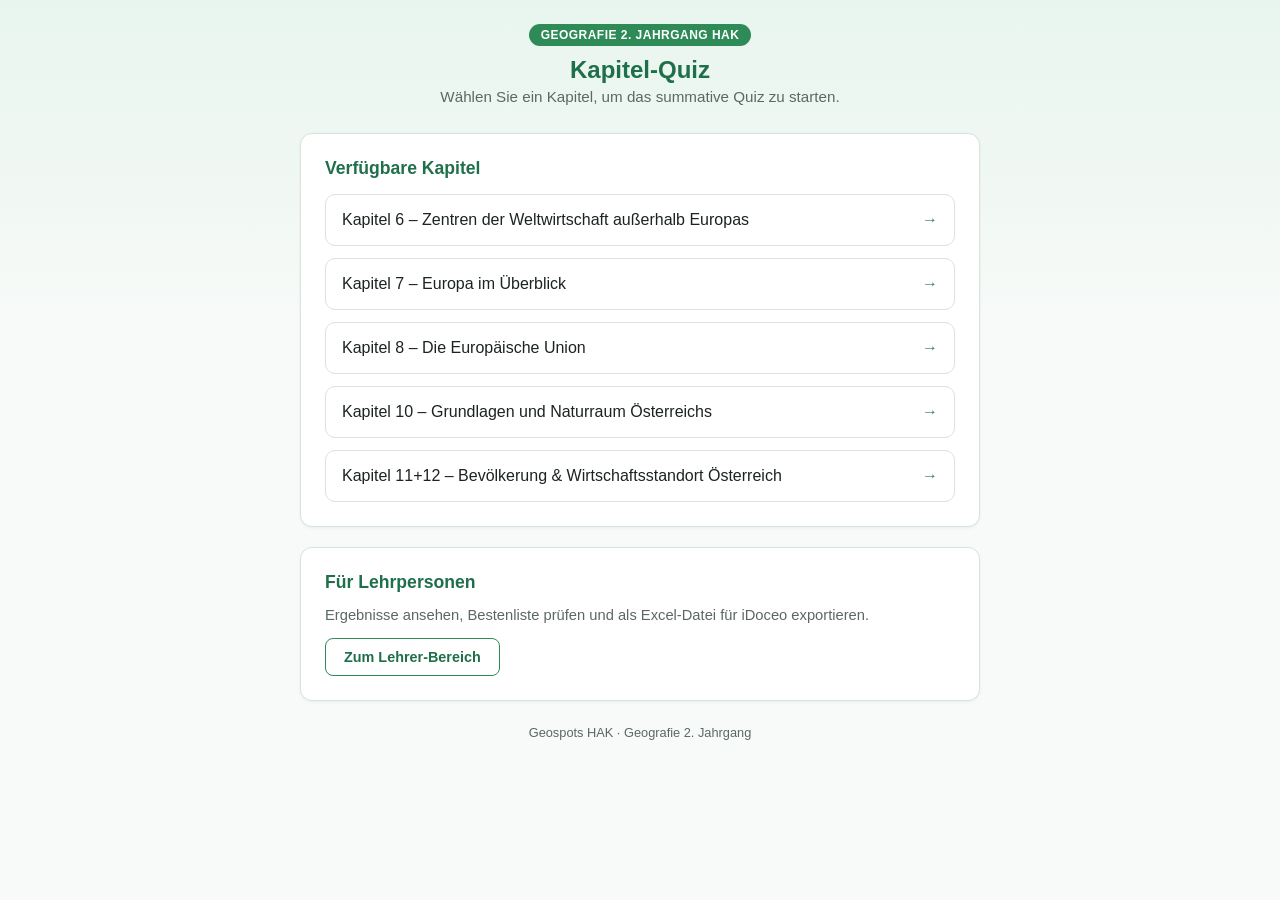
<file: Quiz-App-Kapitel6/index.html>
<!DOCTYPE html>
<html lang="de">
<head>
<meta charset="UTF-8">
<meta name="viewport" content="width=device-width, initial-scale=1.0">
<title>Geografie-Quiz · Auswahl</title>
<link rel="stylesheet" href="css/style.css">
</head>
<body>
<div class="wrap">
  <header class="app-header">
    <span class="badge">Geografie 2. Jahrgang HAK</span>
    <h1>Kapitel-Quiz</h1>
    <p>Wählen Sie ein Kapitel, um das summative Quiz zu starten.</p>
  </header>

  <div class="card">
    <h2>Verfügbare Kapitel</h2>
    <div class="chapter-list">
      <a class="chapter-item" href="kapitel6.html">
        <span>Kapitel 6 – Zentren der Weltwirtschaft außerhalb Europas</span>
        <span class="arrow">→</span>
      </a>
      <a class="chapter-item" href="kapitel7.html">
        <span>Kapitel 7 – Europa im Überblick</span>
        <span class="arrow">→</span>
      </a>
      <a class="chapter-item" href="kapitel8.html">
        <span>Kapitel 8 – Die Europäische Union</span>
        <span class="arrow">→</span>
      </a>
      <a class="chapter-item" href="kapitel10.html">
        <span>Kapitel 10 – Grundlagen und Naturraum Österreichs</span>
        <span class="arrow">→</span>
      </a>
      <a class="chapter-item" href="kapitel11_12.html">
        <span>Kapitel 11+12 – Bevölkerung &amp; Wirtschaftsstandort Österreich</span>
        <span class="arrow">→</span>
      </a>
      <!--
        Weitere Kapitel einfach nach demselben Muster ergänzen:
        1. quiz-data-kapitelX.js im Ordner js/ anlegen (siehe quiz-data-kapitel6.js als Vorlage) –
           die Datei muss "const QUIZ_DATA = { kapitel: "X", ... }" definieren.
        2. kapitel6.html kopieren zu kapitelX.html und nur den Skript-Verweis auf die neue
           quiz-data-Datei sowie Badge/Titel/Überschriften anpassen. js/quiz.js bleibt unverändert!
        3. Hier einen weiteren <a class="chapter-item"> Eintrag hinzufügen
        4. In js/lehrer.js das neue Kapitel im CHAPTERS-Array ergänzen
      -->
    </div>
  </div>

  <div class="card">
    <h2>Für Lehrpersonen</h2>
    <p style="color:var(--muted); font-size:0.92rem;">Ergebnisse ansehen, Bestenliste prüfen und als Excel-Datei für iDoceo exportieren.</p>
    <a class="btn-secondary" href="lehrer.html" style="display:inline-block; text-decoration:none;">Zum Lehrer-Bereich</a>
  </div>

  <p class="footer-note">Geospots HAK · Geografie 2. Jahrgang</p>
</div>
</body>
</html>
</file>
<file: Quiz-App-Kapitel6/css/style.css>
:root {
  --green-dark: #1f6f4a;
  --green: #2e8b57;
  --green-light: #e8f5ee;
  --ink: #1c2321;
  --muted: #5b6864;
  --border: #d7e3dc;
  --white: #ffffff;
  --danger: #b3332c;
  --radius: 12px;
  font-family: -apple-system, BlinkMacSystemFont, "Segoe UI", Roboto, Helvetica, Arial, sans-serif;
}

* { box-sizing: border-box; }

body {
  margin: 0;
  background: linear-gradient(180deg, var(--green-light) 0%, #f7faf8 320px);
  color: var(--ink);
  min-height: 100vh;
  padding: 24px 16px 64px;
}

.wrap {
  max-width: 680px;
  margin: 0 auto;
}

header.app-header {
  text-align: center;
  margin-bottom: 28px;
}

header.app-header .badge {
  display: inline-block;
  background: var(--green);
  color: white;
  font-size: 0.75rem;
  font-weight: 600;
  letter-spacing: 0.04em;
  text-transform: uppercase;
  padding: 4px 12px;
  border-radius: 999px;
  margin-bottom: 10px;
}

header.app-header h1 {
  font-size: 1.5rem;
  margin: 0 0 4px;
  color: var(--green-dark);
}

header.app-header p {
  color: var(--muted);
  margin: 0;
  font-size: 0.95rem;
}

.card {
  background: var(--white);
  border: 1px solid var(--border);
  border-radius: var(--radius);
  padding: 24px;
  margin-bottom: 20px;
  box-shadow: 0 1px 3px rgba(20, 40, 30, 0.06);
}

.card h2 {
  margin-top: 0;
  font-size: 1.1rem;
  color: var(--green-dark);
}

label {
  display: block;
  font-weight: 600;
  margin-bottom: 6px;
  font-size: 0.9rem;
}

input[type="text"],
input[type="password"] {
  width: 100%;
  padding: 12px 14px;
  border: 1px solid var(--border);
  border-radius: 8px;
  font-size: 1rem;
  margin-bottom: 16px;
}

input[type="text"]:focus,
input[type="password"]:focus {
  outline: 2px solid var(--green);
  outline-offset: 1px;
}

select {
  width: 100%;
  padding: 12px 14px;
  border: 1px solid var(--border);
  border-radius: 8px;
  font-size: 1rem;
  background: white;
  color: var(--ink);
}

select:focus {
  outline: 2px solid var(--green);
  outline-offset: 1px;
}

button {
  font: inherit;
  cursor: pointer;
}

.btn-primary {
  background: var(--green);
  color: white;
  border: none;
  padding: 12px 22px;
  border-radius: 8px;
  font-weight: 600;
  font-size: 1rem;
  width: 100%;
}

.btn-primary:hover { background: var(--green-dark); }
.btn-primary:disabled { background: #9db8ac; cursor: not-allowed; }

.btn-secondary {
  background: transparent;
  color: var(--green-dark);
  border: 1px solid var(--green);
  padding: 10px 18px;
  border-radius: 8px;
  font-weight: 600;
  font-size: 0.9rem;
}

.progress-track {
  width: 100%;
  height: 8px;
  background: var(--border);
  border-radius: 999px;
  overflow: hidden;
  margin-bottom: 18px;
}

.progress-fill {
  height: 100%;
  background: var(--green);
  transition: width 0.25s ease;
}

.q-meta {
  font-size: 0.8rem;
  color: var(--muted);
  text-transform: uppercase;
  letter-spacing: 0.03em;
  margin-bottom: 6px;
}

.q-text {
  font-size: 1.15rem;
  font-weight: 600;
  margin-bottom: 18px;
  line-height: 1.4;
}

.options { display: flex; flex-direction: column; gap: 10px; margin-bottom: 20px; }

.option-btn {
  text-align: left;
  padding: 14px 16px;
  border-radius: 10px;
  border: 1px solid var(--border);
  background: #fafcfb;
  font-size: 0.98rem;
  transition: border-color 0.15s, background 0.15s;
}

.option-btn:hover { border-color: var(--green); }

.option-btn.selected {
  border-color: var(--green);
  background: var(--green-light);
  font-weight: 600;
}

.option-btn.correct {
  border-color: var(--green);
  background: #d7f5e3;
}

.option-btn.wrong {
  border-color: var(--danger);
  background: #fbe3e1;
}

.option-btn[disabled] { cursor: default; }

.feedback {
  font-size: 0.92rem;
  padding: 10px 14px;
  border-radius: 8px;
  margin-bottom: 16px;
}

.feedback.ok { background: #d7f5e3; color: var(--green-dark); }
.feedback.no { background: #fbe3e1; color: var(--danger); }
.feedback.teil { background: #fdf2d9; color: #8a6100; }

/* ---- Zuordnung (matching) ---- */
.matching-list { display: flex; flex-direction: column; gap: 10px; margin-bottom: 16px; }

.match-row {
  display: flex;
  align-items: center;
  gap: 10px;
  flex-wrap: wrap;
  padding: 10px 12px;
  border: 1px solid var(--border);
  border-radius: 10px;
  background: #fafcfb;
}

.match-left { font-weight: 600; flex: 1 1 40%; min-width: 120px; }

.match-select {
  flex: 1 1 45%;
  min-width: 140px;
  padding: 8px 10px;
  border: 1px solid var(--border);
  border-radius: 8px;
  font-size: 0.95rem;
  background: white;
}

.match-row.correct { border-color: var(--green); background: #d7f5e3; }
.match-row.wrong { border-color: var(--danger); background: #fbe3e1; }

.match-hint { width: 100%; font-size: 0.85rem; color: var(--danger); margin-top: 4px; }

/* ---- Reihenfolge (ordering) ---- */
.ordering-list { display: flex; flex-direction: column; gap: 8px; margin-bottom: 8px; }

.ordering-item {
  display: flex;
  align-items: center;
  gap: 10px;
  padding: 10px 12px;
  border: 1px solid var(--border);
  border-radius: 10px;
  background: #fafcfb;
}

.ordering-num { font-weight: 700; color: var(--green-dark); min-width: 22px; }
.ordering-text { flex: 1 1 auto; }
.ordering-controls { display: flex; gap: 4px; }

.order-btn {
  background: white;
  border: 1px solid var(--border);
  border-radius: 6px;
  width: 34px;
  height: 34px;
  font-size: 0.9rem;
  color: var(--green-dark);
}

.order-btn:hover:not(:disabled) { border-color: var(--green); }
.order-btn:disabled { color: #bbc4c0; cursor: not-allowed; }

.ordering-item.correct { border-color: var(--green); background: #d7f5e3; }
.ordering-item.wrong { border-color: var(--danger); background: #fbe3e1; }

.result-score {
  text-align: center;
  padding: 20px 0;
}

.result-score .big {
  font-size: 2.6rem;
  font-weight: 700;
  color: var(--green-dark);
}

.result-score .sub {
  color: var(--muted);
  margin-top: 4px;
}

table.leaderboard,
table.results-table {
  width: 100%;
  border-collapse: collapse;
  font-size: 0.92rem;
}

table.leaderboard th,
table.leaderboard td,
table.results-table th,
table.results-table td {
  padding: 8px 10px;
  border-bottom: 1px solid var(--border);
  text-align: left;
}

table.leaderboard th, table.results-table th {
  color: var(--muted);
  font-size: 0.78rem;
  text-transform: uppercase;
  letter-spacing: 0.03em;
}

table.leaderboard tr:first-child td { font-weight: 700; color: var(--green-dark); }

.table-wrap { overflow-x: auto; }

.footer-note {
  text-align: center;
  color: var(--muted);
  font-size: 0.8rem;
  margin-top: 24px;
}

a.link-quiet { color: var(--green-dark); }

.error-msg {
  color: var(--danger);
  font-size: 0.88rem;
  margin: -8px 0 14px;
}

.hidden { display: none !important; }

.chapter-list { display: flex; flex-direction: column; gap: 12px; }

.chapter-item {
  display: flex;
  justify-content: space-between;
  align-items: center;
  padding: 16px;
  border: 1px solid var(--border);
  border-radius: 10px;
  text-decoration: none;
  color: var(--ink);
}

.chapter-item:hover { border-color: var(--green); }

.chapter-item .arrow { color: var(--green); font-weight: 700; }

.stat-row { display: flex; gap: 12px; flex-wrap: wrap; margin-bottom: 16px; }

.stat-box {
  flex: 1 1 120px;
  background: var(--green-light);
  border-radius: 10px;
  padding: 12px 14px;
}

.stat-box .num { font-size: 1.4rem; font-weight: 700; color: var(--green-dark); }
.stat-box .lbl { font-size: 0.78rem; color: var(--muted); }
</file>
